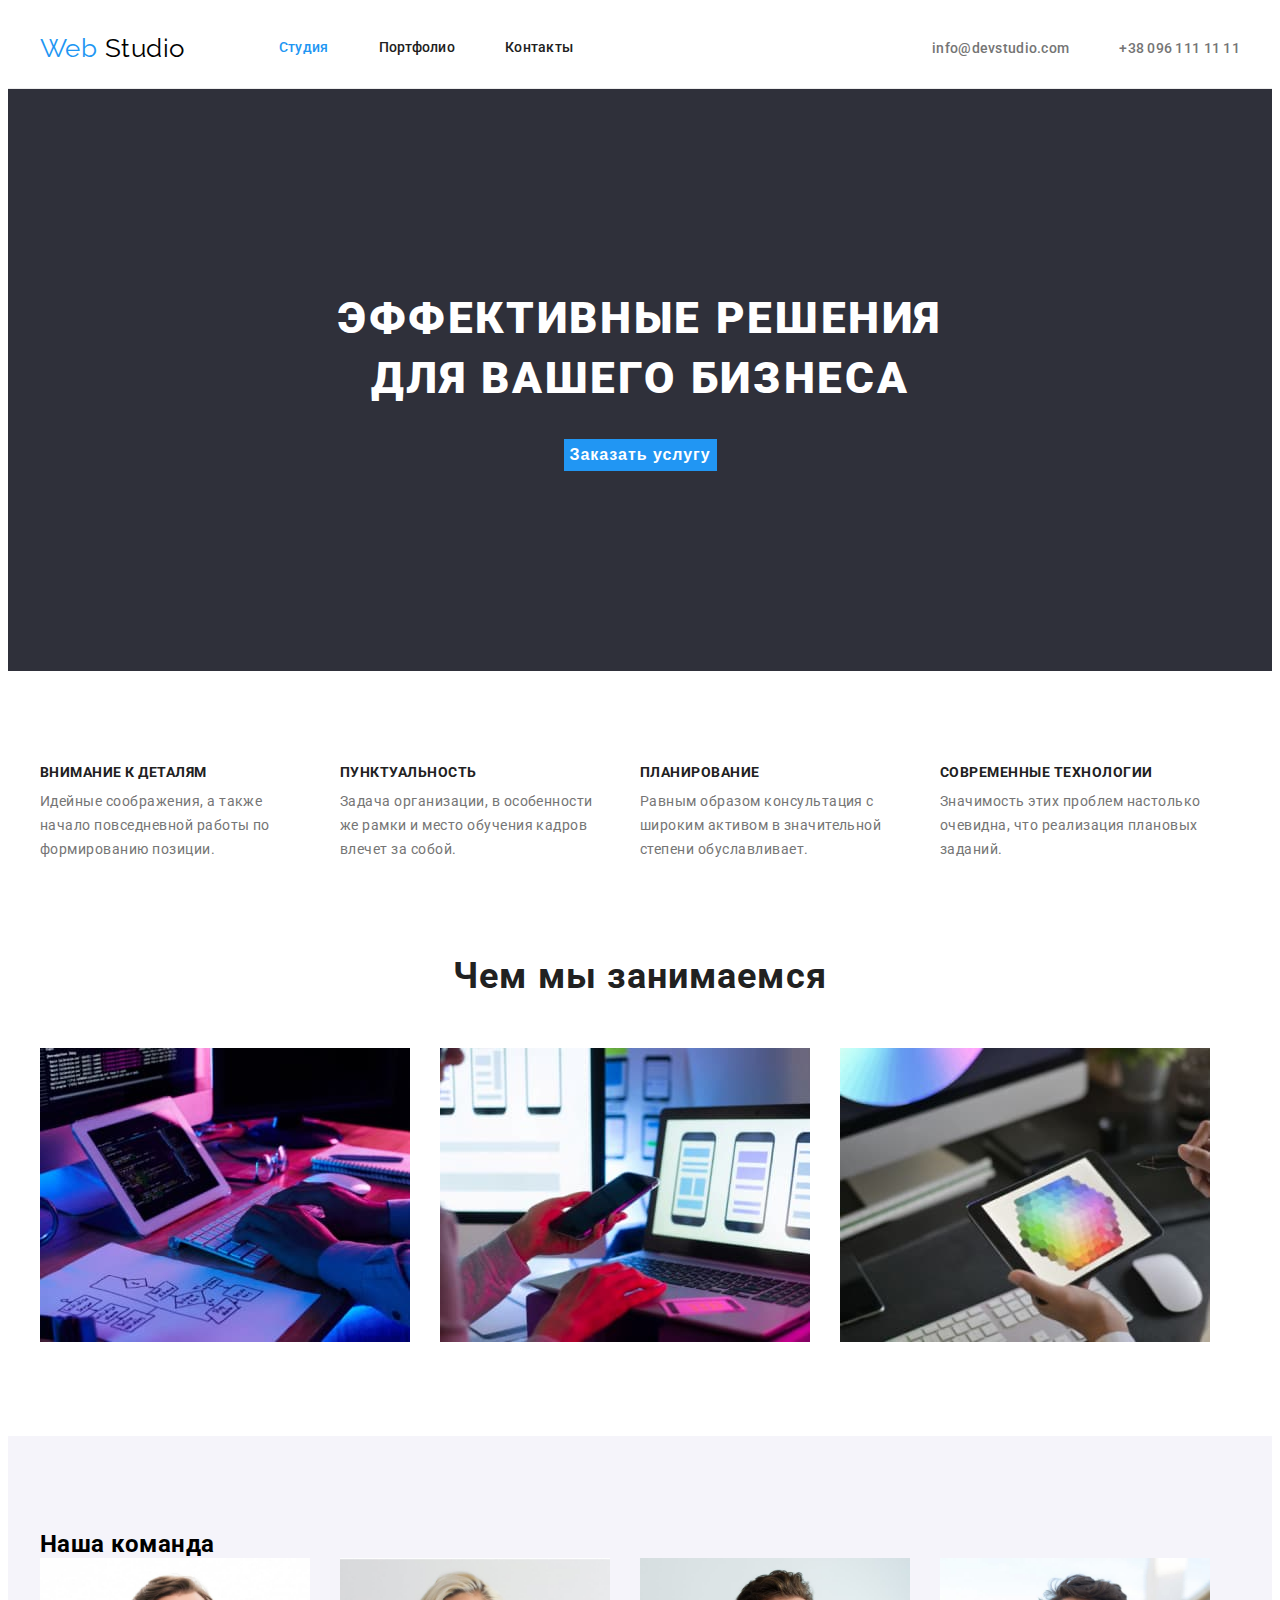
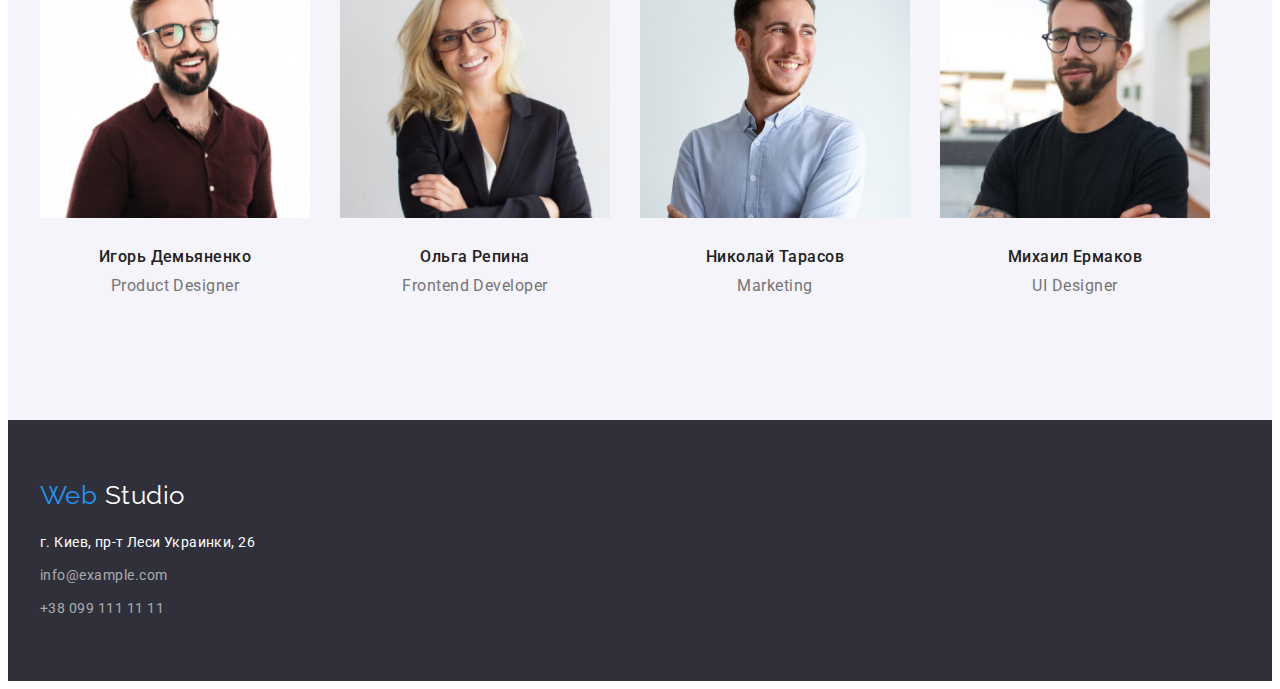
<file: index.html>
<!DOCTYPE html>
<html lang="ru">
<head>
    <meta charset="UTF-8">
    <meta http-equiv="X-UA-Compatible" content="IE=edge">
    <meta name="viewport" content="width=device-width, initial-scale=1.0">
    <link rel="preconnect" href="https://fonts.googleapis.com">
    <link rel="preconnect" href="https://fonts.gstatic.com" crossorigin>
    <link href="https://cdnjs.cloudflare.com/ajax/libs/modern-normalize/1.1.0/modern-normalize.min.css">
    <link href="https://fonts.googleapis.com/css2?family=Raleway:wght@700&family=Roboto:wght@400;500;700;900&display=swap"
        rel="stylesheet">

    <link rel="stylesheet" href="./css/styles.css">
    <title>Студия</title>
</head>
<body>
<!--HEADER-->
<!--навигация-->
<header class="header">
    <div class="container header-container">
        <nav class="header-nav">
            <a href="./index.html" class="logo link header-logo"> Web <span class="logo-dark">Studio</span> </a>
            <ul class="header-list list">
                <li class="header-item"> <a href="index.html" class="header-link link current">Студия</a> </li>
                <li class="header-item"> <a href="portfolio.html" class="header-link link ">Портфолио</a> </li>
                <li class="header-item"> <a href="" class="header-link link">Контакты</a> </li>
            </ul>
        </nav>
        <!--контакты хедера-->
        <div class="header-connect">
            <ul class="header-list list">
              <li class="header-item"><a href="mailto:info@devstudio.com" class="header-contacts link">info@devstudio.com</a>
              </li>
              <li class="header-item"><a href="tel:+380961111111" class="header-contacts link">+38 096 111 11 11</a></li>
            </ul>
        </div>
    </div>
</header>
<!--MAIN-->
<!--кнопка-->
  <main class="page-hero"> 
       <section class="hero">
         <div class="container">
               <h1 class="hero-title"> Эффективные решения </br> для вашего бизнеса</h1>
               <button type="button" class="hero-btn">Заказать услугу</button>
         </div>
      </section> 
       
<!--особенности-->
      <section class="section features">
          <div class="container ">
              <h2 class="features-title visually-hidden">Особенности</h2>
              <ul class="features-list list">
                <li class="features-item">
                  <h3 class="features-title">Внимание к деталям</h3>
                  <p class="features-text"> Идейные соображения, а также начало повседневной работы по формированию позиции.</p>
                </li>
                <li class="features-item">
                  <h3 class="features-title">Пунктуальность</h3>
                  <p class="features-text">Задача организации, в особенности же рамки и место обучения кадров влечет за собой.</p>
                </li>
                <li class="features-item">
                  <h3 class="features-title">Планирование</h3>
                  <p class="features-text">Равным образом консультация с широким активом в значительной степени обуславливает.</p>
                </li>
                <li class="features-item">
                  <h3 class="features-title">Современные технологии</h3>
                  <p class="features-text">Значимость этих проблем настолько очевидна, что реализация плановых заданий.</p>
                </li>
              </ul>
          </div>
      </section>
<!--чем мы занимаемся-->
      <section class="section activity">
          <div class="container">
              <h2 class="activity-title">Чем мы занимаемся</h2>
                <ul class="activity-list list">
                    <li class="activity-item"><img src="./images/box1.jpg" alt="Сoздание сайта" width="370" height="294"></li>
                    <li class="activity-item"><img src="./images/box2.jpg" alt="Адаптация под мобильные приложения" width="370" height="294"></li>
                    <li class="activity-item"><img src="./images/box3.jpg" alt="Эксклюзивный дизайн" width="370" height="294"></li>
                 </ul>
          </div>
           
      </section>
       
<!--команда-->
       <section class="section team">
           <div class="container team-container">
               <h2 class="hero-title-team">Наша команда</h2>
             <ul class="team-list list">
                  <li class="team-item">
                     <img src="./images/img.jpg" alt="Демьяненко" width="270" height="260">
                      <div class="team-item-bottom">
                         <h3 class="team-title">Игорь Демьяненко</h3>
                         <p class="team-text">Product Designer</p>
                      </div>
                  </li>
                  <li class="team-item">
                    <img src="./images/img(1).jpg" alt="Репина" width="270" height="260">
                      <div class="team-item-bottom">
                         <h3 class="team-title">Ольга Репина</h3>
                         <p class="team-text">Frontend Developer</p>
                      </div>
                  </li>
                  <li class="team-item">
                     <img src="./images/img(2).jpg" alt="Тарасов" width="270" height="260">
                      <div class="team-item-bottom">
                         <h3 class="team-title">Николай Тарасов</h3>
                         <p class="team-text">Marketing</p>
                      </div>
                  </li>
                  <li class="team-item">
                     <img src="./images/img(4).jpg" alt="Ермаков" width="270" height="260">
                       <div class="team-item-bottom">
                          <h3 class="team-title">Михаил Ермаков</h3>
                          <p class="team-text">UI Designer</p>
                       </div>
                  </li>
              </ul>
           </div>
            
       </section>
  </main>
    <!--FOOTER-->
    <!--адрес-->
    <footer class="footer">
        <div class="container footer-container">
            <a href="./index.html" class="logo link footer-logo"> Web <span class="footer-logo-light">Studio</span> </a>
          <address>
              <ul class="footer-list list">
                  <li class="footer-item"><a href="" class="address link">г. Киев, пр-т Леси Украинки, 26 </a> </li>
                  <li class="footer-item"><a href="maiilto:info@example.com" class="footer-conracts link">info@example.com</a>
                  </li>
                  <li class="footer-item"><a href="tel:+380991111111" class="footer-conracts link">+38 099 111 11 11</a></li>
              </ul>
          </address>
        </div>
        
    </footer>
</body>
</html>
</file>
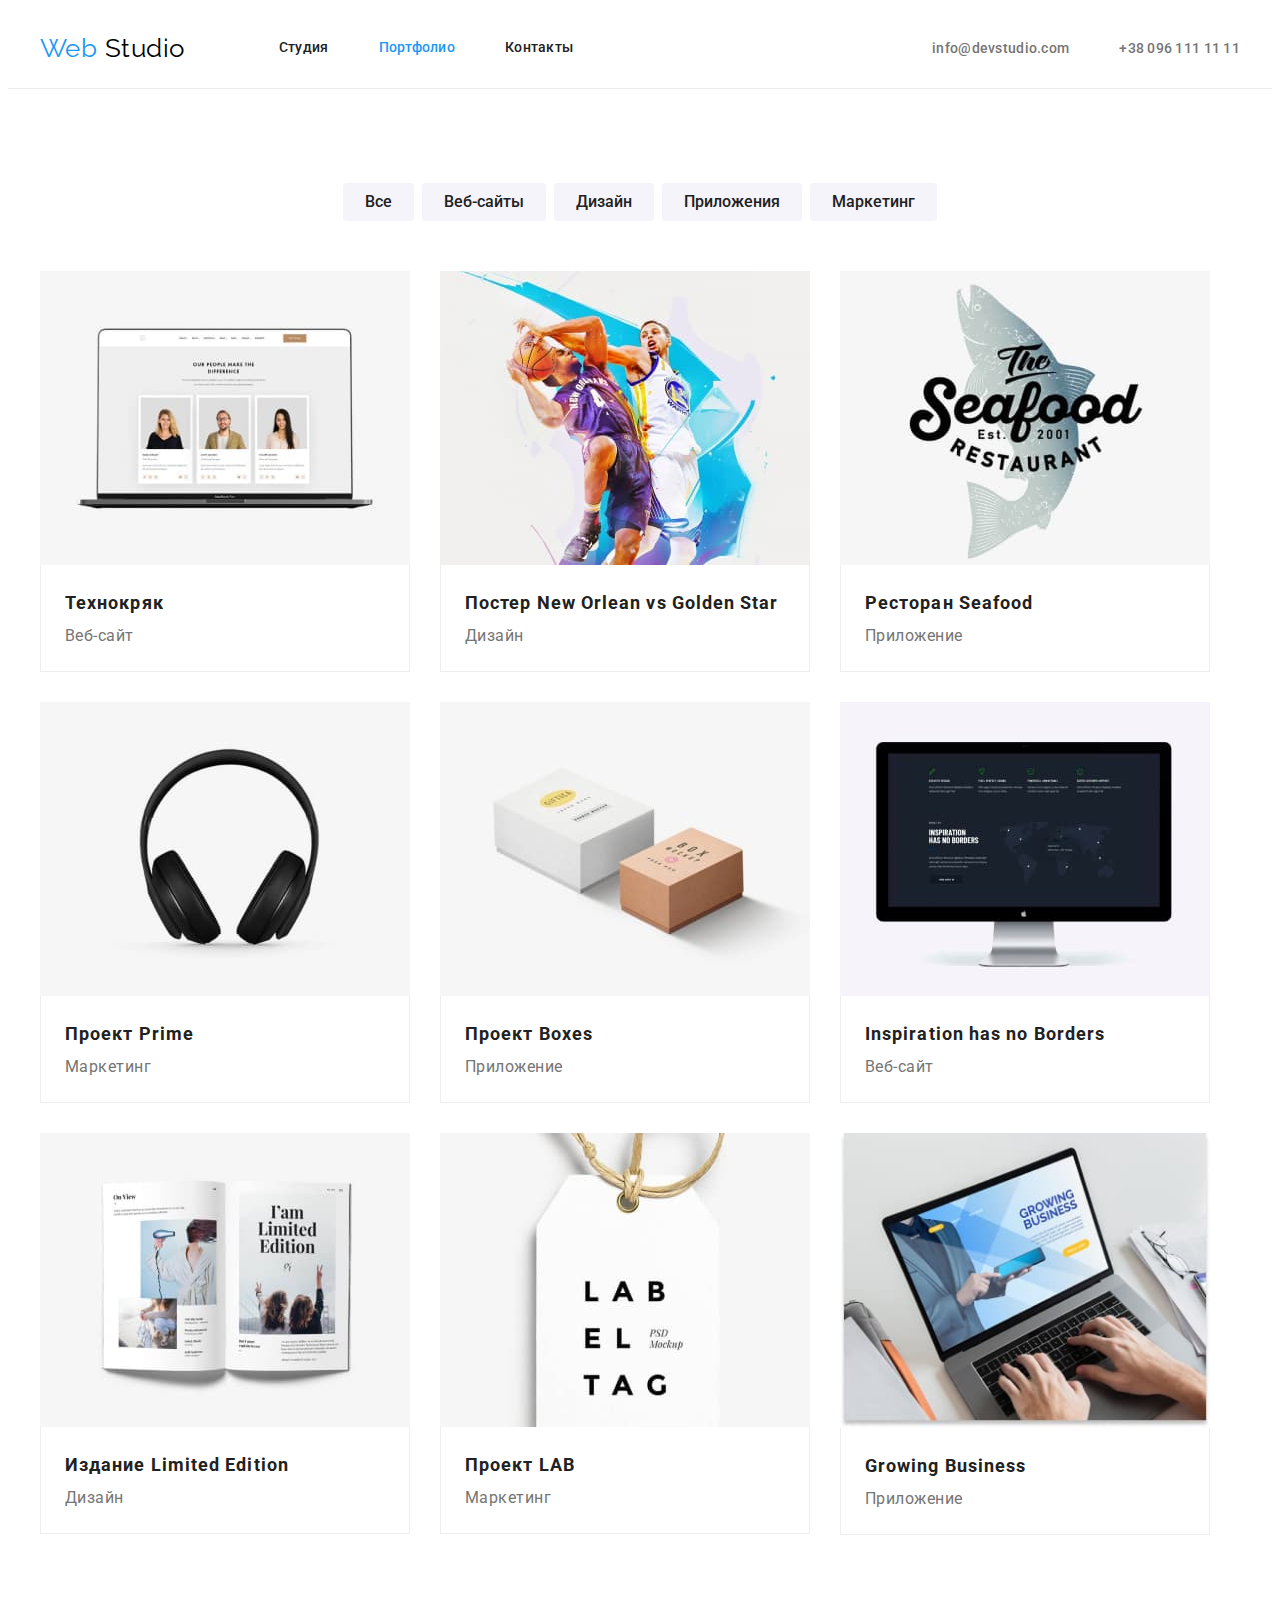
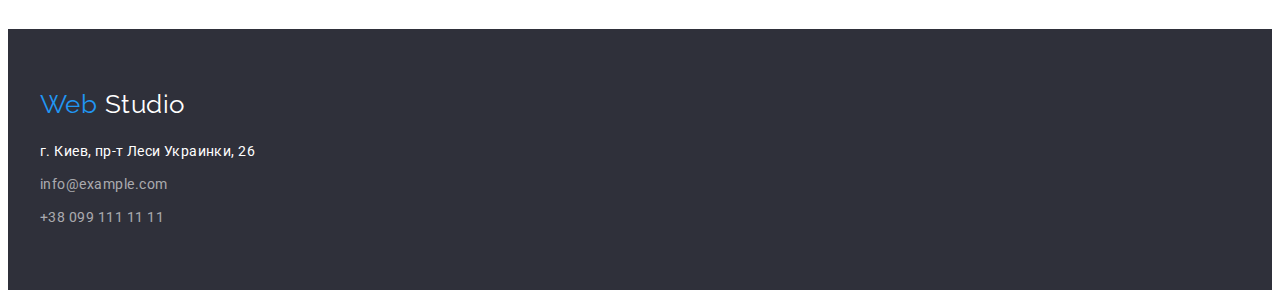
<file: portfolio.html>
<!DOCTYPE html>
<html lang="ru">

<head>
    <meta charset="UTF-8">
    <meta http-equiv="X-UA-Compatible" content="IE=edge">
    <meta name="viewport" content="width=device-width, initial-scale=1.0">
    <link rel="preconnect" href="https://fonts.googleapis.com">
    <link rel="preconnect" href="https://fonts.gstatic.com" crossorigin>
    <link rel="stylesheet" href="https://cdnjs.cloudflare.com/ajax/libs/modern-normalize/1.1.0/modern-normalize.min.css"
        integrity="sha512-wpPYUAdjBVSE4KJnH1VR1HeZfpl1ub8YT/NKx4PuQ5NmX2tKuGu6U/JRp5y+Y8XG2tV+wKQpNHVUX03MfMFn9Q=="
        crossorigin="anonymous" referrerpolicy="no-referrer" />
    <link href="https://fonts.googleapis.com/css2?family=Raleway:wght@700&family=Roboto:wght@400;500;700;900&display=swap"
        rel="stylesheet">
    <link rel="stylesheet" href="./css/styles.css">
    <title>Портфолио</title>
</head>

<body>
<!--HEADER-->
    <!--навигация-->
    <header class="header">
        <div class="container header-container">
            <nav class="header-nav">
                <a href="./index.html" class="logo link header-logo"> Web <span class="logo-dark">Studio</span> </a>
                <ul class="header-list list">
                    <li class="header-item"> <a href="index.html" class="header-link link ">Студия</a> </li>
                    <li class="header-item"> <a href="portfolio.html" class="header-link link current">Портфолио</a> </li>
                    <li class="header-item"> <a href="" class="header-link link">Контакты</a> </li>
                </ul>
            </nav>
            <!--контакты хедера-->
            <div class="header-connect">
                <ul class="header-list list">
                    <li class="header-item"><a href="mailto:info@devstudio.com"
                            class="header-contacts link">info@devstudio.com</a>
                    </li>
                    <li class="header-item"><a href="tel:+380961111111" class="header-contacts link">+38 096 111 11 11</a>
                    </li>
                </ul>
            </div>
        </div>
    </header>
<!--MAIN-->
    <main class="page-hero-portfolio">
        <!--фильтр-->
        <section class="section"> 
            <div class="container ">
               <h1 class="hero-title-filter visually-hidden">Фильтр</h1>
             <ul class="filter-list list">
                  <li class="filter-item"> <button type="button" class="btn-filter">Все</button> </li>
                  <li class="filter-item"> <button type="button" class="btn-filter">Веб-сайты</button></li>
                  <li class="filter-item"> <button type="button" class="btn-filter">Дизайн</button></li>
                  <li class="filter-item"> <button type="button" class="btn-filter">Приложения</button></li>
                  <li class="filter-item"> <button type="button" class="btn-filter">Маркетинг</button></li>
             </ul> 
        
            <ul class="projects-list list">
                <li class="projects-item">
                   <img src="./images/технокряк.jpg" alt="технокряк" width="370" height="294">
                   <div class="project-title-text">  
                        <h2 class="project-title">Технокряк</h2>
                        <p class="project-text">Веб-сайт</p>
                    </div>
                    
                </li>
                <li class="projects-item">
                    <img src="./images/постерN.jpg" alt="постерN" width="370" height="294">
                    <div class="project-title-text">
                        <h2 class="project-title">Постер New Orlean vs Golden Star</h2>
                        <p class="project-text">Дизайн</p>
                    </div>
                    
                </li>
                <li class="projects-item">
                    <img src="./images/ресторан.jpg" alt="ресторан" width="370" height="294">
                    <div class="project-title-text">
                        <h2 class="project-title">Ресторан Seafood</h2>
                        <p class="project-text">Приложение</p>
                    </div>
                    
                </li>
                <li class="projects-item">
                    <img src="./images/проектР.jpg" alt="проектР" width="370" height="294">
                    <div class="project-title-text">
                        <h2 class="project-title">Проект Prime</h2>
                        <p class="project-text">Маркетинг</p>
                    </div>
                    
                </li>
                <li class="projects-item">
                    <img src="./images/проектВ.jpg" alt="проектВ" width="370" height="294">
                    <div class="project-title-text">
                        <h2 class="project-title">Проект Boxes</h2>
                       <p class="project-text">Приложение</p>
                    </div>
                    
                </li>
                <li class="projects-item">
                    <img src="./images/inspiration.jpg" alt="inspiration" width="370" height="294">
                    <div class="project-title-text">
                        <h2 class="project-title">Inspiration has no Borders</h2>
                        <p class="project-text">Веб-сайт</p>
                    </div>
                    
                </li>
                <li class="projects-item">
                    <img src="./images/издание.jpg" alt="издание" width="370" height="294">
                    <div class="project-title-text">
                        <h2 class="project-title">Издание Limited Edition</h2>
                       <p class="project-text">Дизайн</p>
                    </div>
                    
                </li>
                <li class="projects-item">
                    <img src="./images/проектL.jpg" alt="проектL" width="370" height="294">
                    <div class="project-title-text">
                       <h2 class="project-title">Проект LAB</h2>
                      <p class="project-text">Маркетинг</p>  
                    </div>
                    
                </li>
                <li class="projects-item">
                    <img src="./images/growing.jpg" alt="growing" width="370" height="294">
                    <div class="project-title-text">
                        <h2 class="project-title">Growing Business</h2>
                       <p class="project-text">Приложение</p>
                    </div>
                </li>
            </ul>
            </div>
        </section>

    </main>
    <!--FOOTER-->
    <!--адрес-->
    <footer class="footer">
        <div class="container footer-container">
            <a href="./index.html" class="logo footer-logo link"> Web <span class="footer-logo-light">Studio</span> </a>
            <address>
                <ul class="footer-list list">
                    <li class="footer-item"><a href="" class="address link">г. Киев, пр-т Леси Украинки, 26 </a> </li>
                    <li class="footer-item"><a href="maiilto:info@example.com" class="footer-conracts link">info@example.com</a>
                    </li>
                    <li class="footer-item"><a href="tel:+380991111111" class="footer-conracts link">+38 099 111 11 11</a></li>
                </ul>
            </address>
        </div>
    </footer>
</body>
</html>
</file>
<file: css/styles.css>
:root {
  --main-title-color: #212121;
  --second-title-color: #757575;
  --third-title-color: #ffffff;
  --main-text-color: #757575;
  --second-text-color: #ffffff99;
  --accent-color: #2196f3;
  --main-btn-color: #2196f3;
  --second-btn-color: #f5f4fa;
  --first-logo-color: #000000;
  --second-logo-color: #ffffff;
  --font-logo: 'Raleway';
  --main-bckgr-color: #ffffff;
  --second-bckgr-color: #2f303a;
  --third-bckgr-color: #f5f4fa;
  --header-bottom-line: #ececec;
  --border-color: #eeeeee;
}

p,
h1,
h2,
h3,
h4,
h5,
h6 {
  margin: 0;
}
ul {
  margin: 0;
  padding: 0;
}
button {
  cursor: pointer;
}
img {
  display: block;
  max-width: 100%;
  height: auto;
}
body {
  font-family: 'Roboto', sans-serif;
  letter-spacing: 0.03em;
  background: #ffffff;
}
.container {
  width: 1200px;
  padding: 0 15px;
  margin: 0 auto;
}
.section {
  padding-top: 94px;
  padding-bottom: 94px;
}
.list {
  list-style: none;
}
.link {
  text-decoration: none;
}

/*--------------------------HEADER----------------------------*/

.header {
  background-color: var(--main-bckgr-color);
  border-bottom: 1px solid var(--header-bottom-line);
}
.header-nav {
  display: flex;
  align-items: center;
}
.header-list {
  display: flex;
  margin-left: auto;
}
.header-item:not(:last-child) {
  margin-right: 50px;
}
.header-container {
  display: flex;
  align-items: center;
}
/*логотип*/
.header-logo {
  margin-right: 94px;
}
.logo {
  color: var(--accent-color);
  font-family: var(--font-logo);
  font-size: 26px;
  line-height: 1.19;
}

.logo-dark {
  color: var(--first-logo-color);
}

/*навигация*/
.header-link {
  display: block;
  padding-top: 32px;
  padding-bottom: 32px;

  font-weight: 500;
  font-size: 14px;
  line-height: 1.14;
  letter-spacing: 0.02em;
  color: var(--main-title-color);
}
.header-link:hover,
.header-link:focus {
  color: var(--accent-color);
}
.header-link.current {
  color: var(--accent-color);
}

/*контакты хедера*/
.header-connect {
  margin-left: auto;
}
.header-connect .header-item:not(:last-child) {
  margin-right: 50px;
}
.header-contacts {
  padding-top: 32px;
  padding-bottom: 32px;

  font-weight: 500;
  font-size: 14px;
  line-height: 1.14;
  letter-spacing: 0.02em;
  color: var(--second-title-color);
}
.header-contacts:hover,
.header-contacts:focus {
  color: var(--accent-color);
}

/*СТУДИЯ------------------------------------------------------*/
/*-----------------------------MAIN----------------------------*/
.hero {
  max-width: 1600px;
  margin: 0 auto;
  padding: 200px 0;

  text-align: center;

  background-color: var(--second-bckgr-color);
}

.hero-title {
  margin-bottom: 30px;
  font-weight: 900;
  font-size: 44px;
  line-height: 1.36;
  letter-spacing: 0.06em;
  text-transform: uppercase;
  color: var(--third-title-color);
}
/*кнопка "заказ услуги"*/

.hero-btn {
  font-weight: bold;
  font-size: 16px;
  color: var(--third-title-color);
  line-height: 1.87;
  letter-spacing: 0.06em;

  border: none;
  background-color: var(--main-btn-color);
}
.hero-btn:hover,
.hero-btn:focus {
  background-color: var(--main-btn-color);
  color: var(--third-title-color);
}

/*особенности*/
.features-list {
  display: flex;

  background-color: var(--main-bckgr-color);
}
.features-item:not(:last-child) {
  margin-right: 30px;
}
.features-item {
  width: 270px;
}
.features-title {
  margin-bottom: 10px;

  font-size: 14px;
  line-height: 1.14;
  text-transform: uppercase;
  color: var(--main-title-color);
}
.features-text {
  font-size: 14px;
  line-height: 1.71;
  color: var(--second-title-color);
}

/*чем мы занимаемся*/
.activity {
  padding-top: 0;
}
.activity-title {
  margin-bottom: 50px;

  font-weight: 700;
  font-size: 36px;
  line-height: 1.16;
  text-align: center;
  letter-spacing: 0.03em;
  color: var(--main-title-color);
}
.activity-list {
  display: flex;
}
.activity-item:not(:last-child) {
  margin-right: 30px;
}
/*наша команда*/
.team {
  background-color: var(--third-bckgr-color);
}

.section-title-team {
  margin-bottom: 50px;

  font-weight: 700;
  font-size: 36px;
  line-height: 1.16;
  text-align: center;
  letter-spacing: 0.03em;
  color: var(--main-title-color);
}
.team-list {
  display: flex;
}
.team-item:not(:last-child) {
  flex-basis: calc(100%-3 * 30px) / 3;
  margin-right: 30px;
}
.team-title {
  margin-bottom: 10px;

  font-weight: 500;
  font-size: 16px;
  line-height: 1.18;
  text-align: center;
  letter-spacing: 0.03em;
  color: var(--main-title-color);
}
.team-text {
  font-size: 16px;
  line-height: 1.18;
  text-align: center;
  letter-spacing: 0.03em;
  color: var(--main-text-color);
}
.team-item-bottom {
  padding-top: 30px;
  padding-bottom: 30px;
}
/*ПОРТФОЛИО---------------------------------------------------*/
/*-------------------------MAIN-------------------------------*/
/*фильтр*/
.visually-hidden {
  position: absolute;
  white-space: nowrap;
  width: 1px;
  height: 1px;
  overflow: hidden;
  border: 0;
  padding: 0;
  clip: rect(0 0 0 0);
  clip-path: inset(50%);
  margin: -1px;
}
.btn-filter {
  display: inline-block;
  padding: 6px 22px;
  font-family: inherit;
  color: var(--main-title-color);
  font-weight: 500;
  font-size: 16px;
  line-height: 1.62;
  text-align: center;

  border-radius: 4px;
  border: transparent;
  background-color: var(--second-btn-color);
}
.btn-filter:hover,
.btn-filter:focus {
  color: var(--third-title-color);
  background-color: var(--main-btn-color);
}

.filter-list {
  display: flex;
  justify-content: center;
  margin-bottom: 50px;
}
.filter-item:not(:last-child) {
  margin-right: 8px;
}
/*проекты*/
.projects-list {
  display: flex;
  flex-wrap: wrap;
}

.projects-item {
  background-color: var(--main-bckgr-color);
}
.projects-item:not(:nth-child(3n)) {
  margin-right: 30px;
}
.projects-item:not(:nth-last-child(-n + 3)) {
  margin-bottom: 30px;
}
.project-title {
  font-weight: 700;
  font-size: 18px;
  line-height: 2;
  letter-spacing: 0.06em;
  color: var(--main-title-color);
}
.project-text {
  font-size: 16px;
  line-height: 1.87;
  letter-spacing: 0.03em;
  color: var(--main-text-color);
}
.project-title-text {
  padding: 20px 24px;
  border-right: 1px solid var(--border-color);
  border-left: 1px solid var(--border-color);
  border-bottom: 1px solid var(--border-color);
}
/*---------------------------FOOTER-----------------------------*/
.footer {
  padding: 60px 0;
  background-color: var(--second-bckgr-color);
}
/*логотип футера*/
.footer-logo-light {
  color: var(--second-logo-color);
}
.footer-logo {
  display: block;
  margin-bottom: 20px;
}
/*адрес*/
.address {
  font-style: normal;
  font-size: 14px;
  letter-spacing: 0.03em;
  line-height: 1.71;
  color: var(--third-title-color);
}
.address:hover,
.address:focus {
  color: var(--main-text-color);
}

.footer-item:not(:last-child) {
  margin-bottom: 9px;
}
.footer-conracts {
  font-style: normal;
  font-size: 14px;
  line-height: 1.71;
  color: var(--second-text-color);
}
.footer-conracts:hover,
.footer-conracts:focus {
  color: #757575;
}
</file>
